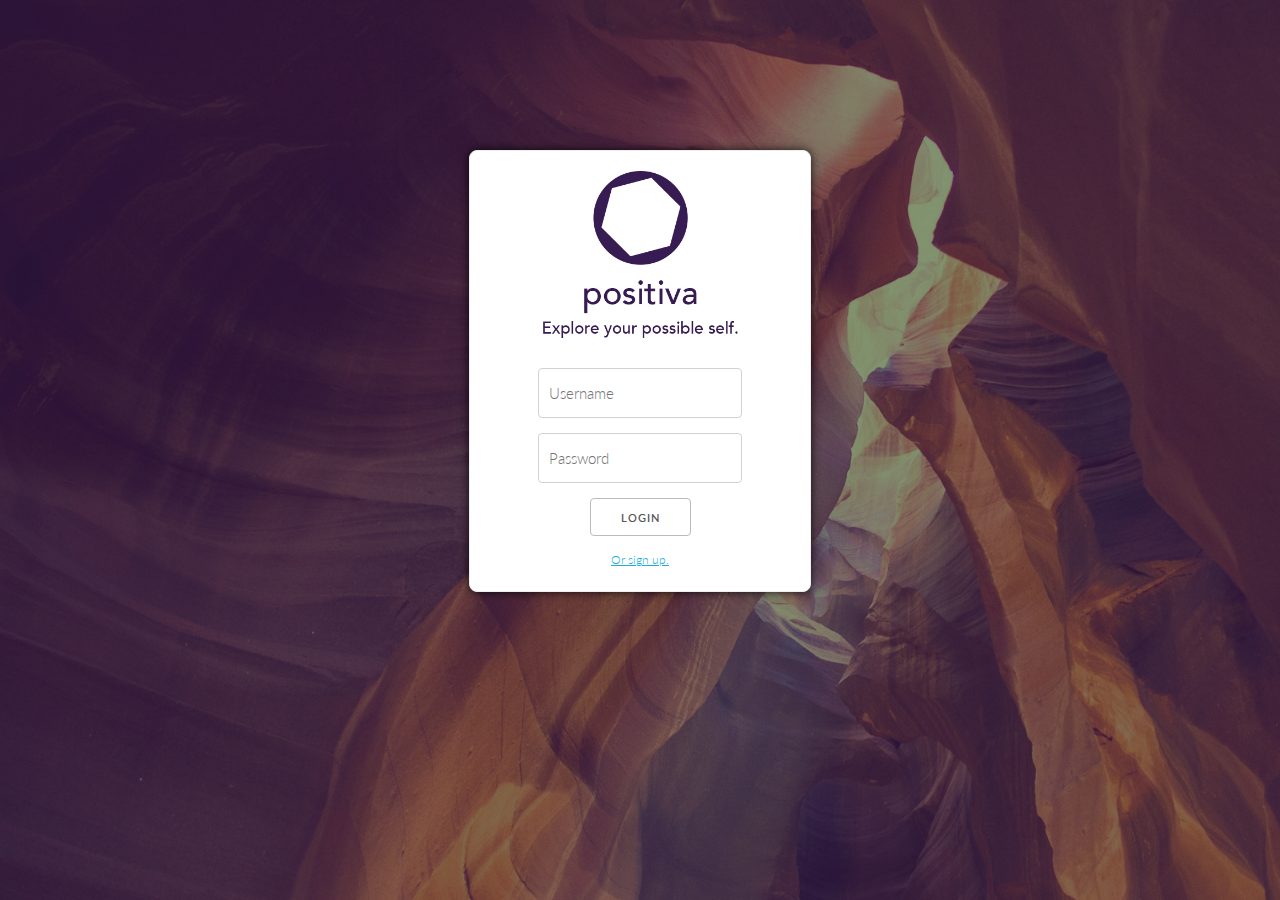
<file: index.html>
<!DOCTYPE html>
<html lang="en">
<head>

  <!-- Basic Page Needs
  –––––––––––––––––––––––––––––––––––––––––––––––––– -->
  <meta charset="utf-8">
  <title>Positiva | Explore Possible Selves</title>
  <meta name="description" content="">
  <meta name="author" content="">

  <!-- Mobile Specific Metas
  –––––––––––––––––––––––––––––––––––––––––––––––––– -->
  <meta name="viewport" content="width=device-width, initial-scale=1, maximum-scale=1">

  <!-- FONT
  –––––––––––––––––––––––––––––––––––––––––––––––––– -->
  <link href='http://fonts.googleapis.com/css?family=Lato:400,300,100' rel='stylesheet' type='text/css'>

  <!-- CSS
  –––––––––––––––––––––––––––––––––––––––––––––––––– -->
  <link rel="stylesheet" href="assets/css/normalize.css">
  <link rel="stylesheet" href="assets/css/skeleton.css">
  <link rel="stylesheet" href="assets/css/main.css">

  <link rel="stylesheet" href="assets/radar-chart.min.css">

  <!-- Favicon
  –––––––––––––––––––––––––––––––––––––––––––––––––– -->
  <link rel="icon" type="image/png" href="images/favicon.png" />

</head>
<body id ="login">

  <!-- Primary Page Layout
  –––––––––––––––––––––––––––––––––––––––––––––––––– -->
  <div class="container">


    <div class="content">
      <div class="row">
        <div id ="login-prompt">
          <div id="prompt-inner">
            <center>
              <img src="assets/logo.jpg" width="65%"><br><br>
              
              <input type="text" placeholder="Username"></input><br>
              <input type="password" placeholder="Password"></input>
              <a href="home.html"><button type="text">Login</button></a><br>
              <small><a href="#">Or sign up.</a></small>

            </center>
          </div>
        </div>
      </div>
  
    </div>

  </div>

<!-- End Document
  –––––––––––––––––––––––––––––––––––––––––––––––––– -->

</body>
</html>
</file>
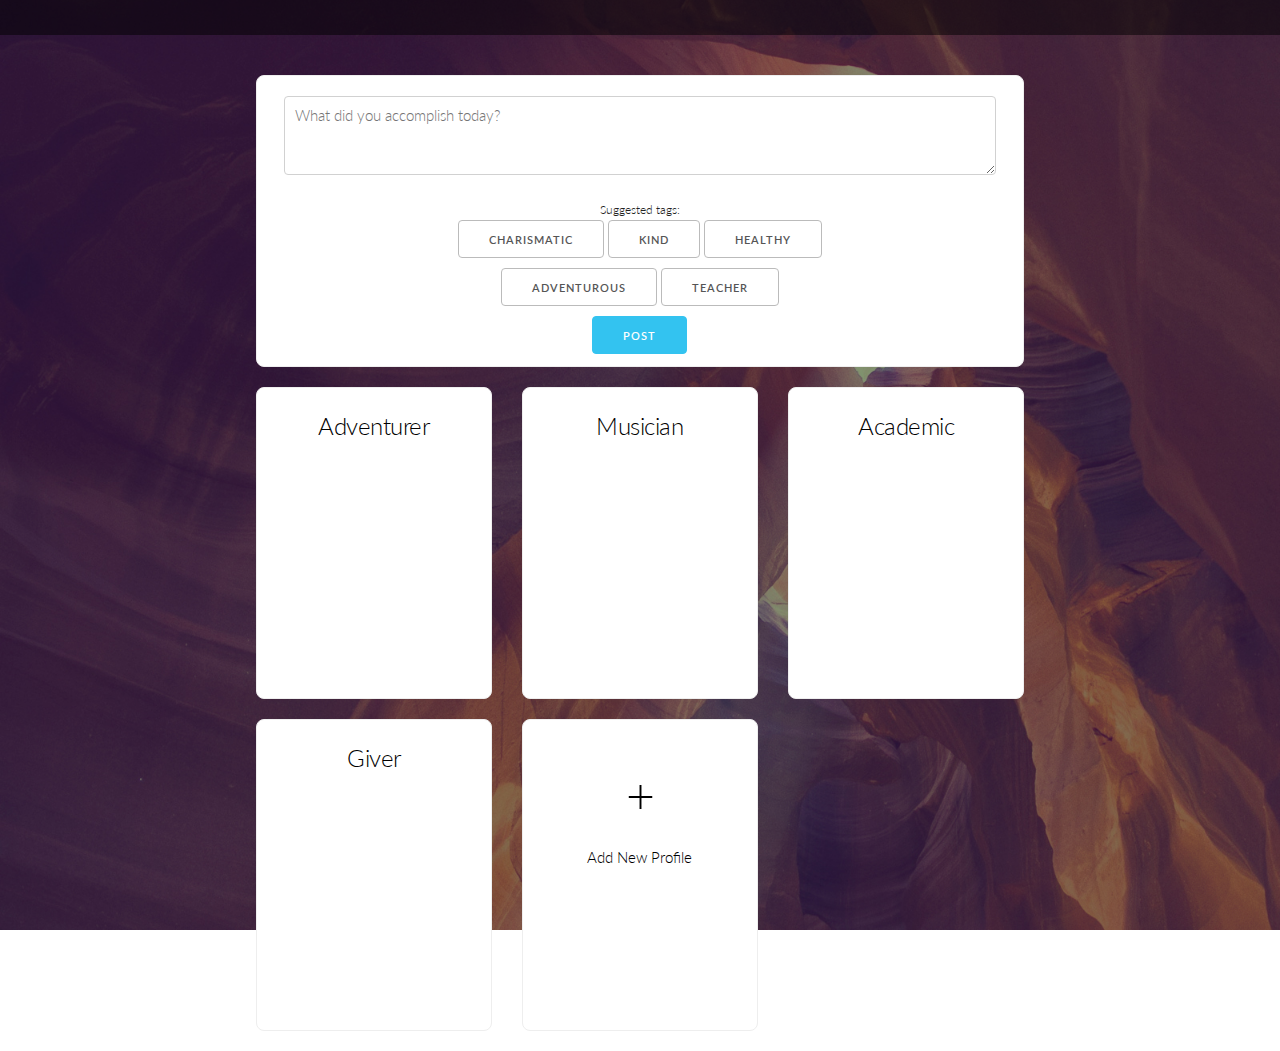
<file: home.html>
<!DOCTYPE html>
<html lang="en">
<head>

  <!-- Basic Page Needs
  –––––––––––––––––––––––––––––––––––––––––––––––––– -->
  <meta charset="utf-8">
  <title>Positiva | Explore Possible Selves</title>
  <meta name="description" content="">
  <meta name="author" content="">

  <!-- Mobile Specific Metas
  –––––––––––––––––––––––––––––––––––––––––––––––––– -->
  <meta name="viewport" content="width=device-width, initial-scale=1, maximum-scale=1">

  <!-- FONT
  –––––––––––––––––––––––––––––––––––––––––––––––––– -->
  <link href='http://fonts.googleapis.com/css?family=Lato:400,300,100' rel='stylesheet' type='text/css'>

  <!-- CSS
  –––––––––––––––––––––––––––––––––––––––––––––––––– -->
  <link rel="stylesheet" href="assets/css/normalize.css">
  <link rel="stylesheet" href="assets/css/skeleton.css">
    <link rel="stylesheet" href="assets/css/main.css">
  <link rel="stylesheet" href="assets/radar-chart.min.css">

  <!-- Favicon
  –––––––––––––––––––––––––––––––––––––––––––––––––– -->
  <link rel="icon" type="image/png" href="images/favicon.png" />

</head>
<body id ="login">
  <div class="overlay"></div>
  <div class="create-outer">
    <div class="create">
      <div class="container">
        <div class="row">
        <center>
          <h5>Create Possible Self</h5>
          <input type="text" placeholder ="Name"></input>
        </div>

        <div class="row">
          <div class="one-half column">
            <input type="text" placeholder ="Personality trait"></input><br>
            <input type="text" placeholder ="Lifestyle trait"></input><br>
            <input type="text" placeholder ="Physical trait"></input><br>
            
          </div>
          <div class="one-half column">
            <input type="text" placeholder ="General trait"></input><br>
            <input type="text" placeholder ="Other's feelings towards you"></input><br>
            <input type="text" placeholder ="Occupation"></input><br>

          </div>
        </div>
        <div class="row">
          <center>
          <button id ="submit">Create new possible self</button>
        </div>
      </div>
     
      
      
     
    </div>
  </div>

  <!-- Primary Page Layout
  –––––––––––––––––––––––––––––––––––––––––––––––––– -->
  <div class="nav">
    <div class="container">
      <div class="row">
        
        
      </div>
      </div>
    </div>
  <div class="container">
    <div class="content">
      <div class="container">
        <div class="row">
          <div id="status">
            <center>
            <textarea type ="text"placeholder="What did you accomplish today?" style="width: 95%;"></textarea>
            <div class="row">
              <div class="two columns"><br></div>
              <div class="eight columns">
            <small>Suggested tags:</small><br>
            <button>charismatic</button>
            <button>kind</button>
            <button>healthy</button>
            <button>adventurous</button>
            <button>teacher</button>

            <br>
            <a id="post"class ="button button-primary" >post</a>
            </div>

            
          </div>
          
            
          </div>
          
        </div>
        <div class="row">

          




          <div class="one-third column">
            <div id ="profile">
              <center>

              <h5><a href="profile.html">Adventurer</a></h5>

              
            </div>
          </div>
          <div class="one-third column">

          <div id="create">
            
          </div>


            <div id ="profile">
              <center>
              <h5><a href="profile.html">Musician</a></h5>
              
            </div>
          </div>
          <div class="one-third column">
            <div id ="profile">
              <center>
              <h5><a href="profile.html">Academic</a></h5>
              
            </div>
          </div>
        </div>
        <div class="row">
          <div class="one-third column">
            <div id ="profile">
              <center>
              <h5><a href="profile.html">Giver</a></h5>
              
            </div>
          </div>
          <div class="one-third column">
            <div id ="profile">
              <center>
              <p>
              <a href="#" style ="text-decoration: none;"><h1 id ="add">+</h1>
              Add New Profile<br></a>
              </p>
              
            </div>
          </div>
          
        </div>
      </div>


      
    </div>

  </div>

<!-- End Document
  –––––––––––––––––––––––––––––––––––––––––––––––––– -->
  <script type="text/javascript" src="assets/jquery-1.11.2.min.js"></script>
  <script type="text/javascript" src="http://d3js.org/d3.v3.js"></script>
  <script type="text/javascript" src="assets/radar-chart.min.js"></script>
  <script type="text/javascript" src="assets/main.js"></script>
  
</body>
</html>
</file>
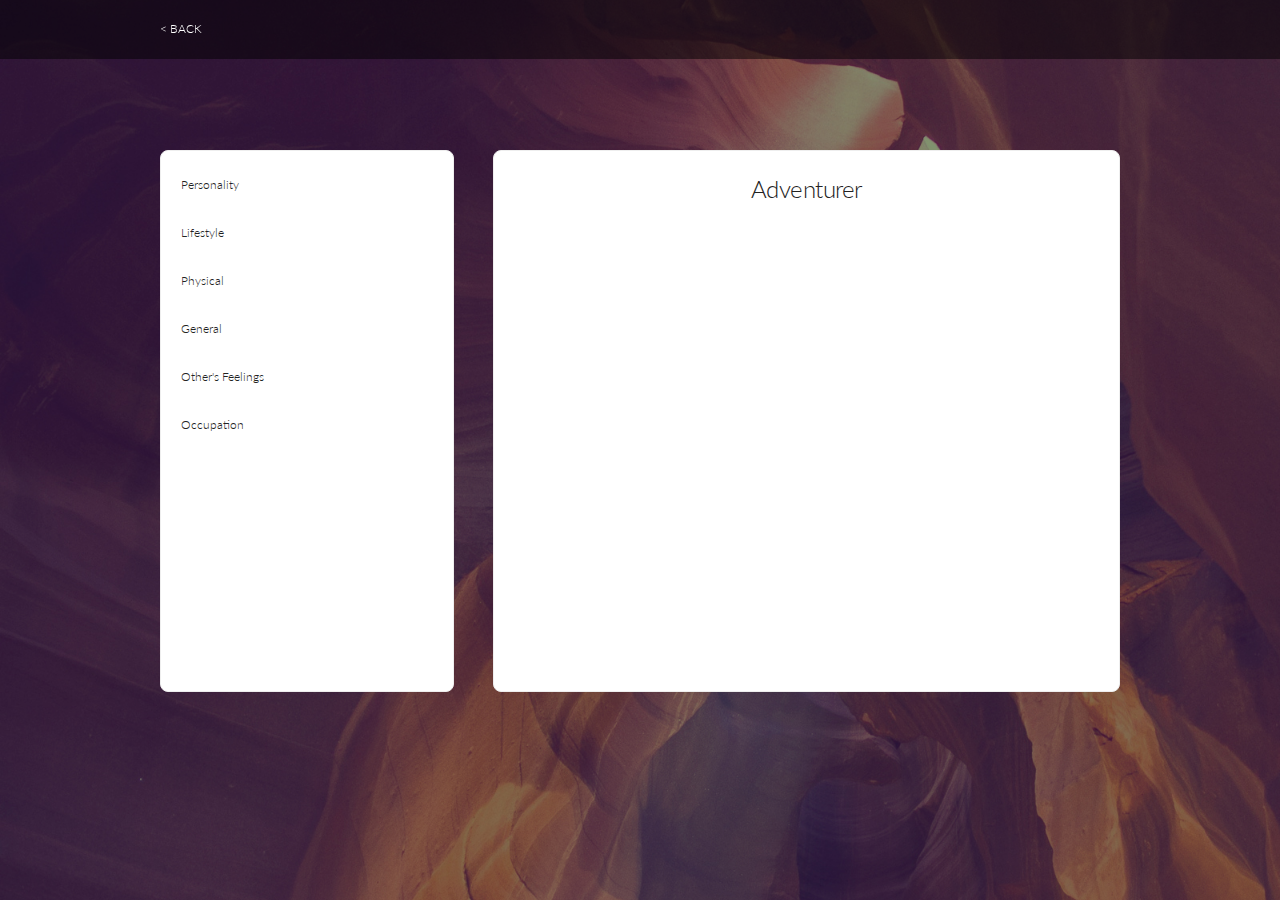
<file: profile.html>
<!DOCTYPE html>
<html lang="en">
<head>

  <!-- Basic Page Needs
  –––––––––––––––––––––––––––––––––––––––––––––––––– -->
  <meta charset="utf-8">
  <title>Positiva | Explore Possible Selves</title>
  <meta name="description" content="">
  <meta name="author" content="">

  <!-- Mobile Specific Metas
  –––––––––––––––––––––––––––––––––––––––––––––––––– -->
  <meta name="viewport" content="width=device-width, initial-scale=1, maximum-scale=1">

  <!-- FONT
  –––––––––––––––––––––––––––––––––––––––––––––––––– -->
  <link href='http://fonts.googleapis.com/css?family=Lato:400,300,100' rel='stylesheet' type='text/css'>

  <!-- CSS
  –––––––––––––––––––––––––––––––––––––––––––––––––– -->
  <link rel="stylesheet" href="assets/css/normalize.css">
  <link rel="stylesheet" href="assets/css/skeleton.css">
    <link rel="stylesheet" href="assets/css/main.css">
  <link rel="stylesheet" href="assets/radar-chart.min.css">

  <!-- Favicon
  –––––––––––––––––––––––––––––––––––––––––––––––––– -->
  <link rel="icon" type="image/png" href="images/favicon.png" />

</head>
<body id ="login">


  <!-- Primary Page Layout
  –––––––––––––––––––––––––––––––––––––––––––––––––– -->
  <div class="nav">
    <div class="container">
      <div class="row">
        <small><a href="home.html">< BACK</a></small>
        
        
      </div>
      </div>
    </div>
  <div id ="charts" class="content">
    <div class="container">
      <div class="row">
        <div class="one-third column">
          <div class="chart">
            <small>Personality</small>
            <div id="bar1"></div><br>
            <small>Lifestyle</small>
            <div id="bar2"></div><br>
            <small>Physical</small>
            <div id="bar3"></div><br>
            <small>General</small>
            <div id="bar4"></div><br>
            <small>Other's Feelings</small>
            <div id="bar5"></div><br>
            <small>Occupation</small>
            <div id="bar6"></div><br>
            
          </div>
        </div>
  
        <div class="two-thirds column">
          <div class="chart">
          <center>
          <h5>Adventurer</h5>
          
            <div id="graph"></div>
          </div>
        </div>
      </div>
   </div>
  </div>

<!-- End Document
  –––––––––––––––––––––––––––––––––––––––––––––––––– -->
  <script type="text/javascript" src="assets/jquery-1.11.2.min.js"></script>
  <script type="text/javascript" src="http://d3js.org/d3.v3.js"></script>
  <script type="text/javascript" src="assets/radar-chart.min.js"></script>
  <script type="text/javascript" src="assets/main.js"></script>
  
</body>
</html>
</file>
<file: assets/css/skeleton.css>
/*
* Skeleton V2.0
* Copyright 2014, Dave Gamache
* www.getskeleton.com
* Free to use under the MIT license.
* http://www.opensource.org/licenses/mit-license.php
* 12/9/2014
*/


/* Table of contents
–––––––––––––––––––––––––––––––––––––––––––––––––– 
- Grid
- Base Styles
- Typography
- Links
- Buttons
- Forms
- Lists
- Code
- Tables
- Spacing
- Utilities
- Clearing
- Media Queries
*/


/* Grid
–––––––––––––––––––––––––––––––––––––––––––––––––– */
.container {
  position: relative; 
  width: 80%; 
  max-width: 960px; 
  margin: 0 auto; 
  padding: 0; }
.container .column,        
.container .columns { 
  float: left; 
  width: 100%; 
  box-sizing: border-box; }
.row { 
  margin-bottom: 2rem; }
.row .column:first-child,        
.row .columns:first-child { 
  margin-left: 0; }

/* For devices larger than 550px */
@media (min-width: 550px) {
  
  .container .column,
  .container .columns {
    margin-left: 4%; }
  
  .container .one.column,
  .container .one.columns          { width: 4.66666666667%; }
  .container .two.columns          { width: 13.3333333333%; }
  .container .three.columns        { width: 22%;            }
  .container .four.columns         { width: 30.6666666667%; }
  .container .five.columns         { width: 39.3333333333%; }
  .container .six.columns          { width: 48%;            }
  .container .seven.columns        { width: 56.6666666667%; }
  .container .eight.columns        { width: 65.3333333333%; }
  .container .nine.columns         { width: 74.0%;          }
  .container .ten.columns          { width: 82.6666666667%; }
  .container .eleven.columns       { width: 91.3333333333%; }
  .container .twelve.columns       { width: 100%; margin-left: 0; }

  .container .one-third.column     { width: 30.6666666667%; }
  .container .two-thirds.column    { width: 65.3333333333%; }

  .container .one-half.column      { width: 48%; }

  /* Offsets */
  .container .offset-by-one.column,
  .container .offset-by-one.columns       { margin-left: 8.66666666667%; }
  .container .offset-by-two.column        { margin-left: 17.3333333333%; }
  .container .offset-by-three.column      { margin-left: 26%;            }
  .container .offset-by-four.column       { margin-left: 34.6666666667%; }
  .container .offset-by-five.column       { margin-left: 43.3333333333%; }
  .container .offset-by-six.column        { margin-left: 52%;            }
  .container .offset-by-seven.column      { margin-left: 60.6666666667%; }
  .container .offset-by-eight.column      { margin-left: 69.3333333333%; }
  .container .offset-by-nine.column       { margin-left: 78.0%;          }
  .container .offset-by-ten.column        { margin-left: 86.6666666667%; }
  .container .offset-by-eleven.column     { margin-left: 95.3333333333%; }

  .container .offset-by-one-third.column  { margin-left: 34.6666666667%; }
  .container .offset-by-two-thirds.column { margin-left: 69.3333333333%; }

  .container .offset-by-one-half.column   { margin-left: 52%; }

}


/* Base Styles
–––––––––––––––––––––––––––––––––––––––––––––––––– */
/* NOTE
html is set to 62.5% so that all the REM measurements throughout Skeleton 
are based on 10px sizing. So basically 1.5rem = 15px :) */
html { 
  font-size: 62.5%; } 
body {
  font-size: 1.5em; /* currently ems cause chrome bug misinterpreting rems on body element */
  line-height: 1.6;
  font-weight: 400;
  font-family: "Raleway", "HelveticaNeue", "Helvetica Neue", Helvetica, Arial, sans-serif;
  color: #222; }


/* Typography
–––––––––––––––––––––––––––––––––––––––––––––––––– */
h1, h2, h3, h4, h5, h6 { 
  font-weight: 300;
  margin-top: 0;
  margin-bottom: 2rem; }
h1 { font-size: 4.0rem; line-height: 1.2;  letter-spacing: -.1rem;}
h2 { font-size: 3.6rem; line-height: 1.25; letter-spacing: -.1rem; }
h3 { font-size: 3.0rem; line-height: 1.3;  letter-spacing: -.1rem; }
h4 { font-size: 2.4rem; line-height: 1.35; letter-spacing: -.08rem; }
h5 { font-size: 1.8rem; line-height: 1.5;  letter-spacing: -.05rem; }
h6 { font-size: 1.5rem; line-height: 1.6;  letter-spacing: 0; }

/* Larger than phablet */
@media (min-width: 550px) {
  h1 { font-size: 5.0rem; }
  h2 { font-size: 4.2rem; }
  h3 { font-size: 3.6rem; }
  h4 { font-size: 3.0rem; }
  h5 { font-size: 2.4rem; }
  h6 { font-size: 1.5rem; }
}

p {
  margin-top: 0; }


/* Links
–––––––––––––––––––––––––––––––––––––––––––––––––– */
a { 
  color: #1EAEDB; }
a:hover { 
  color: #0FA0CE; }


/* Buttons 
–––––––––––––––––––––––––––––––––––––––––––––––––– */
.button,
button,
input[type="submit"],
input[type="reset"],
input[type="button"] {
  display: inline-block;
  background-color: transparent;
  border-radius: 4px;
  color: #555;
  text-align: center;
  font-size: 11px;
  font-weight: 600;
  text-decoration: none;
  cursor: pointer;
  border: 1px solid #bbb;
  height: 38px;
  line-height: 38px;
  padding: 0 30px;
  letter-spacing: .1rem;
  text-transform: uppercase; 
  white-space: nowrap;
  box-sizing: border-box; }
.button:hover,
button:hover,
input[type="submit"]:hover,
input[type="reset"]:hover,
input[type="button"]:hover,
.button:focus,
button:focus,
input[type="submit"]:focus,
input[type="reset"]:focus,
input[type="button"]:focus {
  border-color: #888;
  color: #333;
  outline: 0; }
.button.button-primary,
button.button-primary,
input[type="submit"].button-primary,
input[type="reset"].button-primary,
input[type="button"].button-primary {
  color: #FFF;
  border-color: #33C3F0;
  background-color: #33C3F0; }
.button.button-primary:hover,
button.button-primary:hover,
input[type="submit"].button-primary:hover,
input[type="reset"].button-primary:hover,
input[type="button"].button-primary:hover,
.button.button-primary:focus,
button.button-primary:focus,
input[type="submit"].button-primary:focus,
input[type="reset"].button-primary:focus,
input[type="button"].button-primary:focus {
  background-color: #1EAEDB;
  border-color: #1EAEDB;
  color: #FFF; }


/* Forms
–––––––––––––––––––––––––––––––––––––––––––––––––– */
input[type="email"],
input[type="search"],
input[type="text"],
input[type="password"],
textarea,
select {
  border: 1px solid #D1D1D1;
  height: 36px;
  padding: 6px 10px; /* The 6px vertically centers text on FF, ignored by Webkit */
  border-radius: 4px;
  box-shadow: none;
  background: #fff; }
/* Removes awkard default styles on some inputs */
input[type="email"],
input[type="search"],
input[type="text"],
textarea {
  -webkit-appearance: none;
     -moz-appearance: none;
          appearance: none;
}
textarea {
  min-height: 65px;
  padding-top: 6px;
  padding-bottom: 6px; }
input[type="email"]:focus,
input[type="search"]:focus,
input[type="text"]:focus,
input[type="password"]:focus,
textarea:focus,
select:focus {
  border: 1px solid #33C3F0;
  outline: 0; }
label,
legend {
  display: block;
  font-weight: 600;
  margin-bottom: .5rem; }
fieldset {
  border-width: 0;
  padding: 0; }
input[type="checkbox"],
input[type="radio"] {
  display: inline; }
label > .label-body {
  display: inline-block;
  font-weight: normal;
  margin-left: .5rem; }


/* Lists
–––––––––––––––––––––––––––––––––––––––––––––––––– */
ul { 
  list-style: circle inside; }
ol { 
  list-style: decimal inside; }
ol, ul {
  margin-top: 0;
  padding-left: 0; }
ul ul, 
ul ol,
ol ol, 
ol ul { 
  margin: 1.5rem 0 1.5rem 3rem; 
  font-size: 90%; }
li {
  margin-bottom: 1rem; }


/* Code
–––––––––––––––––––––––––––––––––––––––––––––––––– */
code {
  padding: .2rem .5rem;
  margin: 0 .2rem;
  font-size: 90%;
  background: #F1F1F1;
  border: 1px solid #E1E1E1;
  border-radius: 4px;
  white-space: nowrap; }
pre > code {
  display: block;
  padding: 1rem 1.5rem;
  white-space: pre; }


/* Tables
–––––––––––––––––––––––––––––––––––––––––––––––––– */
th,
td {
  padding: 12px 15px;
  text-align: left;
  border-bottom: 1px solid #E1E1E1; }
th:first-child,
td:first-child {
  padding-left: 0; }
th:last-child,
td:last-child {
  padding-right: 0; }


/* Spacing
–––––––––––––––––––––––––––––––––––––––––––––––––– */
button,
.button {
  margin-bottom: 1rem; }
input,
textarea,
select,
fieldset {
  margin-bottom: 1.5rem; }
pre,
blockquote,
form,
dl,
figure,
table,
p,
ul,
ol,
form {
  margin-bottom: 2.5rem; }
p {
  margin-top: 0; }



/* Utilities
–––––––––––––––––––––––––––––––––––––––––––––––––– */
.u-full-width {
  width: 100%;
  box-sizing: border-box; }
.u-max-full-width {
  max-width: 100%;
  box-sizing: border-box; }
.u-pull-right {
  float: right; }
.u-pull-left {
  float: left; }


/* Misc
–––––––––––––––––––––––––––––––––––––––––––––––––– */
hr {
  margin-top: 3rem;
  margin-bottom: 3.5rem;
  border-width: 0;
  border-top: 1px solid #E1E1E1;
}

/* Clearing
–––––––––––––––––––––––––––––––––––––––––––––––––– */

/* Self Clearing Goodness */
.container:after,
.row:after,
.u-cf { 
  content: "";
  display: table;
  clear: both; }


/* Media Queries
–––––––––––––––––––––––––––––––––––––––––––––––––– */
/*
Note: The best way to structure the use of media queries is to create the queries 
near the relevant code. For example, if you wanted to change the styles for buttons
on small devices, paste the mobile query code up in the buttons secion and style it 
there. 
*/


/* Larger than mobile */
@media (min-width: 400px) {}

/* Larger than phablet (also point when grid becomes active) */
@media (min-width: 550px) {}

/* Larger than tablet */
@media (min-width: 750px) {}

/* Larger than desktop */
@media (min-width: 1000px) {}

/* Larger than Desktop HD */
@media (min-width: 1200px) {}
</file>
<file: assets/css/main.css>
body {
	font-family: 'Lato';
	font-weight: 300;
}

.noscroll {
	overflow: hidden
}

.content {
	margin-top: 75px;
}

.overlay {
	display: none;
	position: absolute;
	top: 0;
	bottom: 0;
	background-color: black;
	opacity: 0.8;
	height: 100%;
	width: 100%;
	z-index: 1000;
	overflow: hidden;
	overflow-y: scroll;
}

.nav {
	background-color: rgba(0,0,0,0.5);
	color: white;
	padding-top: 15px;
	position: fixed;
	width: 100%;
	top: 0;
	z-index: 100;
}

.nav a {
	text-decoration: none;
	color: white;
}

#login {
	background: url('../login.jpg') no-repeat center center fixed;
	-webkit-background-size: cover;
  	-moz-background-size: cover;
  	-o-background-size: cover;
  	background-size: cover;
  	z-index: -1;
}
.create-outer {
	position: absolute;
	left: 50%;
}

.create {
	position: relative;
	display: none;
	margin-top: 30px;
	background-color: white;
	border-radius: 8px;
	border: 1px solid #eee;
	height: 500px;
	width: 500px;
	left: -50%;
	margin-left: auto;
	margin-right: auto;
	padding: 20px;
	z-index: 1001;
	overflow: scroll;
	-webkit-animation: fadein 1s; 
       -moz-animation: fadein 1s; 
        -ms-animation: fadein 1s; 
         -o-animation: fadein 1s; 
            animation: fadein 1s;
}

#create input[type="text"], textarea {
	height: 10px;
}


#login-prompt {
	margin-top: 150px;
	background-color: white;
	border-radius: 8px;
	border: 1px solid #eee;
	box-shadow: rgba(0,0,0,0.8) 0 0 10px;
	height: 400px;
	width: 300px;
	margin-left: auto;
	margin-right: auto;
	padding: 20px;
}

#charts {
	margin-top: 150px;
}

.chart{
	background-color: #fff;
	border-radius: 8px;
	border: 1px solid #eee;
	margin-left: auto;
	margin-right: auto;
	padding: 20px;
	height: 500px;
	-webkit-animation: fadein 1.4s; 
       -moz-animation: fadein 1.4s; 
        -ms-animation: fadein 1.4s; 
         -o-animation: fadein 1.4s; 
            animation: fadein 1.4s;

}

#bar1 div, #bar2 div,
#bar3 div, #bar4 div, 
#bar5 div, #bar6 div {
  font: 8px 'Lato', sans-serif;
  letter-spacing: 0.75px;
  background-color: #f89801;
  text-align: left;
  padding: 2px;
  margin-bottom: 3px;
  color: black;
}

#status {
	background-color: #fff;
	border-radius: 8px;
	border: 1px solid #eee;
	margin-left: auto;
	margin-right: auto;
	padding: 20px;
	height: 250px;
	-webkit-animation: fadein 1.4s; 
       -moz-animation: fadein 1.4s; 
        -ms-animation: fadein 1.4s; 
         -o-animation: fadein 1.4s; 
            animation: fadein 1.4s;

}

#profile {
	background-color: #fff;
	border-radius: 8px;
	border: 1px solid #eee;
	margin-left: auto;
	margin-right: auto;
	padding: 20px;
	height: 270px;
	-webkit-animation: fadein 1.4s; 
       -moz-animation: fadein 1.4s; 
        -ms-animation: fadein 1.4s; 
         -o-animation: fadein 1.4s; 
            animation: fadein 1.4s;

}

#profile a {
	text-decoration: none;
	color: black;
}

.radar-chart .area {
  fill-opacity: 0.2;
  fill: #f89801;
}
.radar-chart.focus .area {
  fill-opacity: 0.3;
}
.radar-chart.focus .area.focused {
  fill-opacity: 0.9;
}

@keyframes fadein {
    from { opacity: 0; }
    to   { opacity: 1; }
}

/* Firefox < 16 */
@-moz-keyframes fadein {
    from { opacity: 0; }
    to   { opacity: 1; }
}

/* Safari, Chrome and Opera > 12.1 */
@-webkit-keyframes fadein {
    from { opacity: 0; }
    to   { opacity: 1; }
}
</file>
<file: assets/radar-chart.min.css>
.radar-chart .level {
  stroke: #eee;
  stroke-width: 0.5;
}

.radar-chart .axis line {
  stroke: #eee;
  stroke-width: 1;
}
.radar-chart .axis .legend {
  font-family: 'Lato', sans-serif;
  font-size: 8px;
  color: #eee;
}
.radar-chart .axis .legend.top {
  dy:1em;
}
.radar-chart .axis .legend.left {
  text-anchor: start;
}
.radar-chart .axis .legend.middle {
  text-anchor: middle;
}
.radar-chart .axis .legend.right {
  text-anchor: end;
}

.radar-chart .tooltip {
  font-family: sans-serif;
  font-size: 13px;
  transition: opacity 200ms;
  opacity: 0;
}
.radar-chart .tooltip.visible {
  opacity: 1;
}

/* area transition when hovering */
.radar-chart .area {
  stroke-width: 2;
  fill-opacity: 0.5;
}
.radar-chart.focus .area {
  fill-opacity: 0.1;
}
.radar-chart.focus .area.focused {
  fill-opacity: 0.7;
}

.radar-chart .circle {
  fill-opacity: 0.9;
}

/* transitions */
.radar-chart .area, .radar-chart .circle {
  transition: opacity 300ms, fill-opacity 200ms;
  opacity: 1;
}
.radar-chart .d3-enter, .radar-chart .d3-exit {
  opacity: 0;
}
</file>
